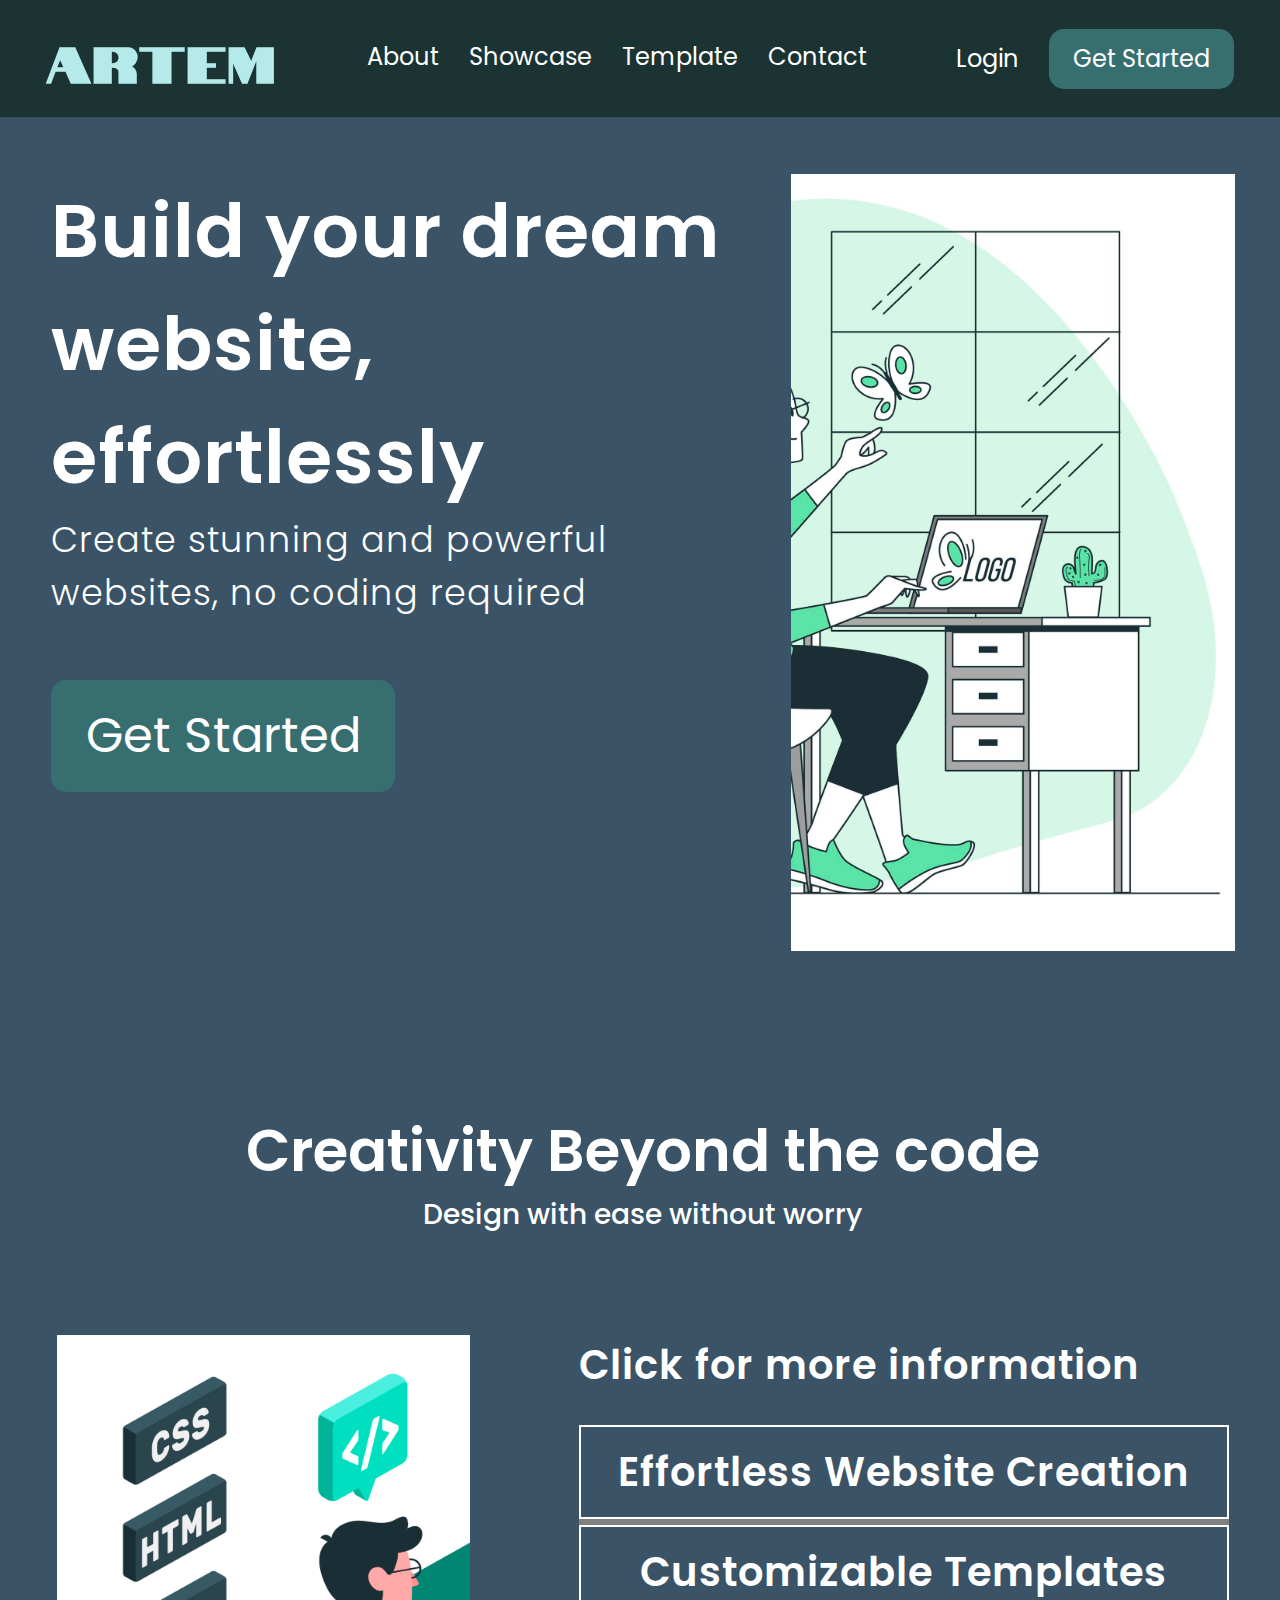
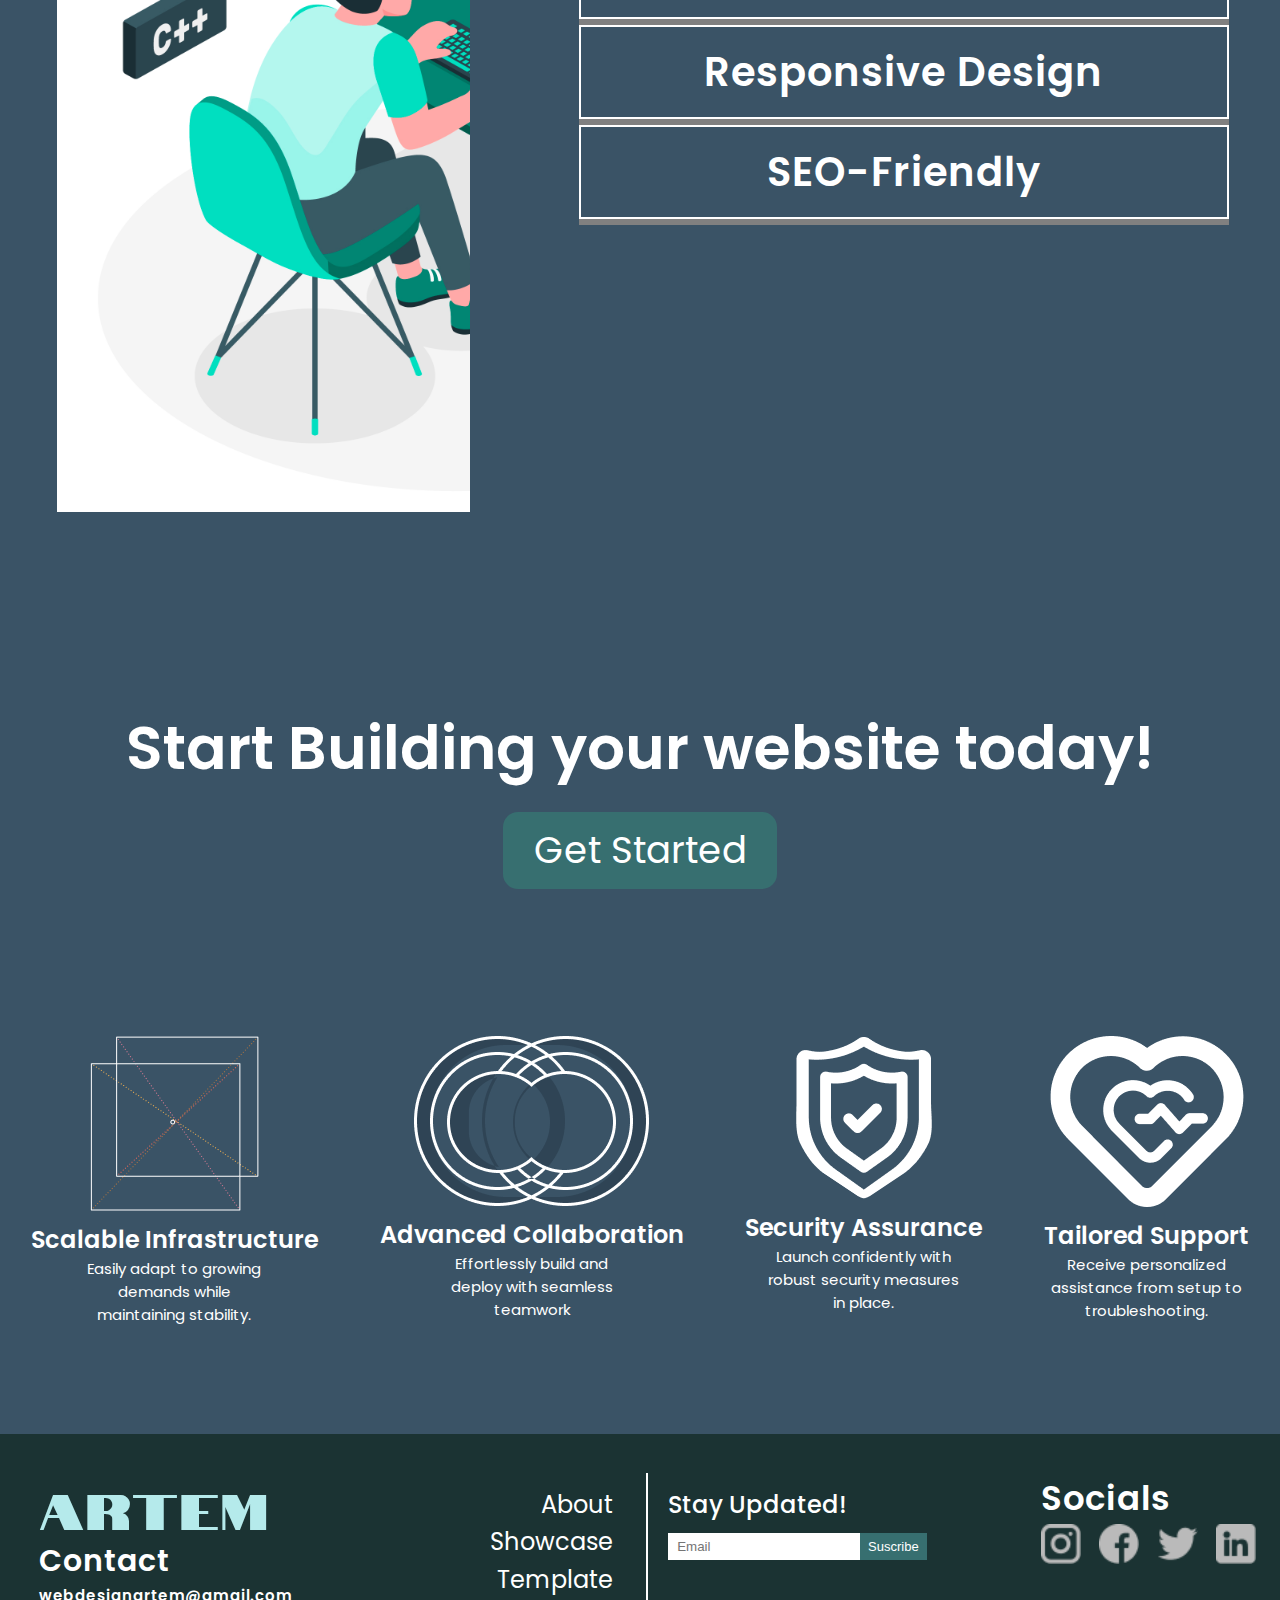
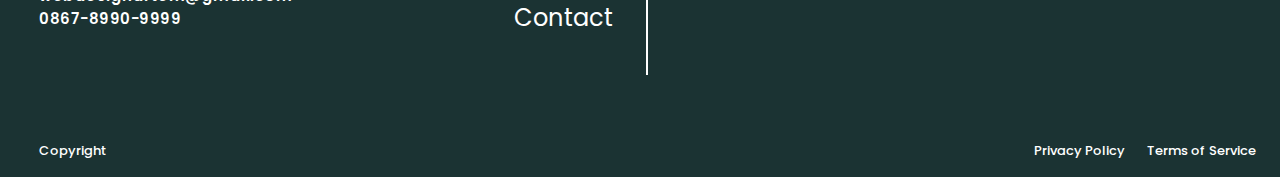
<file: index.html>
<!DOCTYPE html>
<html lang="en">
<head>
    <meta charset="UTF-8">
    <meta name="viewport" content="width=device-width, initial-scale=1.0">
    <title>Home</title>

    <!-- Link CSS -->
    <link rel="stylesheet" href="CSS/Home.css">

<!-- Font -->
<link rel="preconnect" href="https://fonts.googleapis.com">
<link rel="preconnect" href="https://fonts.gstatic.com" crossorigin>
<link href="https://fonts.googleapis.com/css2?family=Montserrat:ital,wght@0,100..900;1,100..900&family=Notable&family=Poppins:ital,wght@0,100;0,200;0,300;0,400;0,500;0,600;0,700;0,800;0,900;1,100;1,200;1,300;1,400;1,500;1,600;1,700;1,800;1,900&display=swap" rel="stylesheet">

</head>
<body>
    <nav class="navbar">
        <div class="left-side">
            <a href="Home.html"><h1 class="logo">ARTEM</h1></a>
        </div>

        <div class="center-side">
            <ul class="left-ul">
                <li><a href="#about">About</a></li>
                <li><a href="Dashboard.html">Showcase</a></li>
                <li><a href="Template.html">Template</a></li>
                <li><a href="#contact">Contact</a></li>
            </ul>
        </div>

        <div class="right-side">
            <a href="Login.html">Login</a>
            <a href="Register.html"><div class="get-started size-nav">Get Started</div></a>
        </div>
    </nav>
    
    <div class="section1">
        <div class="sec1-left">
            <h1>Build your dream website, effortlessly</h1>
            <h2>Create stunning and powerful websites, no coding required</h2>
            <div class="get-started size-sec1"><a href="Register.html">Get Started</a></div>
        </div>

        <div class="sec1-right" style="margin-left: 16.6px;"></div>
    </div>

    <div class="section2" id="about">
        <div class="sec2-header">
            <h1>Creativity Beyond the code</h1>
            <h2>Design with ease without worry</h2>
        </div>

        <div class="sec2-flex">

            <div class="sec2-right">
                <img src="images/coding-guys.jpg" alt="">
            </div>

            <div class="sec2-left">
                <h1 style="margin-bottom: 30px;">Click for more information</h1>

                <input type="radio" name="details" id="dot-1">
                <div class="fusion">
                    <label for="dot-1">
                        <h1>Effortless Website Creation</h1>
                    </label>
                    <div class="in-idea">
                        <h2>Create stunning websites effortlessly with our intuitive drag-and-drop interface. Choose navbar, footers, and other components, and customize them to suit your needs.</h2>
                    </div>
                </div>
                
                <input type="radio" name="details" id="dot-2">
                <div class="fusion">
                    <label for="dot-2">
                        <h1>Customizable Templates</h1>
                        <div class="in-idea">
                            <h2>Choose from a diverse collection of templates tailored to various industries. Whether you're building a portfolio, business website, or online store, our templates offer flexibility and customization options.</h2>
                        </div>
                    </label>
                </div>

                <input type="radio" name="details" id="dot-3">
                <div class="fusion">
                    <label for="dot-3">
                        <h1>Responsive Design</h1>
                        <div class="in-idea">
                            <h2>Ensure your website looks great on every screen with our responsive design. Enjoy consistent visuals across desktops, tablets, and smartphones without any distortion.</h2>
                        </div>
                    </label>
                </div>

                <input type="radio" name="details" id="dot-4">
                <div class="fusion">
                    <label for="dot-4">
                        <h1>SEO-Friendly</h1>
                        <div class="in-idea">
                            <h2>Fine-tuned controls and versatile content management tools can help you optimize your SEO and increase discoverability.</h2>
                        </div>
                    </label>
                </div>

            </div>

            
        </div>
    </div>

    <div class="section3">
        <h1>Start Building your website today!</h1>
        <a href="Register.html"><div class="get-started sec3-size">Get Started</div></a>
    </div>

    <div class="section4">
        <div class="Kubus">
            <img src="images/kotak-kotak.png" alt="">
            <div class="desc">
                <h1>Scalable Infrastructure</h1>
                <h2>Easily adapt to growing demands while maintaining stability.</h2>
            </div>
        </div>
        <div class="Kubus">
            <img src="images/lingkaran-lingkaran.png" alt="">
            <div class="desc">
                <h1>Advanced Collaboration</h1>
                <h2>Effortlessly build and deploy with seamless teamwork</h2>
            </div>
        </div>
        <div class="Kubus">
            <img src="images/sheild.png" alt="">
            <div class="desc">
                <h1>Security Assurance</h1>
                <h2>Launch confidently with robust security measures in place.</h2>
            </div>
        </div>
        <div class="Kubus">
            <img src="images/heart.png" alt="">
            <div class="desc">
                <h1>Tailored Support</h1>
                <h2>Receive personalized assistance from setup to troubleshooting.</h2>
            </div>
        </div>
    </div>

    <div class="footer" id="contact">

        <div class="foot-main">
            <div class="foot-left">
                <div class="footl-left">
                    <a href="Home.html" class="logo">ARTEM</a>
                    <h1>Contact</h1>
                    <h2>webdesignartem@gmail.com<br>0867-8990-9999</h2>
        
                </div>

                <div class="footl-right">
                    <li><a href="#about">About</a></li>
                    <li><a href="Dashboard.html">Showcase</a></li>
                    <li><a href="Template.html">Template</a></li>
                    <li><a href="#contact">Contact</a></li>
                </div>
            </div>

            <div class="foot-right">
                <div class="stay-up">
                    <h1>Stay Updated!</h1>
                    <div class="input">
                        <input type="text" placeholder="Email">
                        <button>Suscribe</button>
                    </div>
                </div>

                <div class="social">
                    <h1>Socials</h1>
                    <div class="social-icon">
                        <img src="images/Instagram-no_color.png" alt="">
                        <img src="images/facebook-nocolor.png" alt="">
                        <img src="images/twitter-nocolor.png" alt="">
                        <img src="images/link-nocolor.png" alt="">
                    </div>
                </div>
            </div>
        </div>

        <div class="copy-right">
            <h1>Copyright</h1>

            <div class="copyr-right">
                <h1>Privacy Policy</h1>
                <h1>Terms of Service</h1>
            </div>
        </div>
        
    </div>

</body>
</html>
</file>
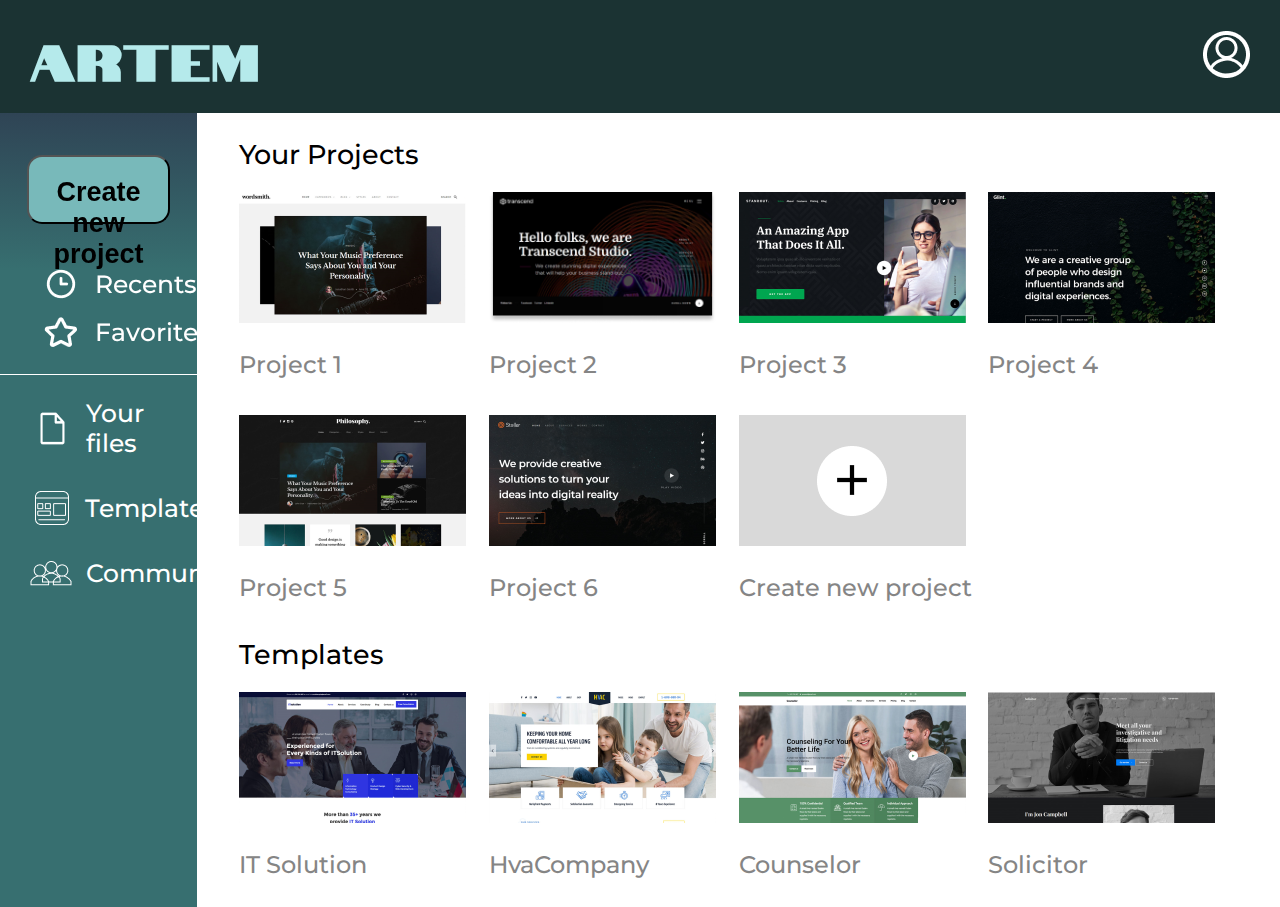
<file: Dashboard.html>
<!DOCTYPE html>
<html lang="en">
<head>
    <meta charset="UTF-8">
    <meta name="viewport" content="width=device-width, initial-scale=1.0">
    <title>Dashboard</title>

    <!-- CSS -->
    <link rel="stylesheet" href="CSS/Dashboard.css">

    <!-- Font -->
    <link rel="preconnect" href="https://fonts.googleapis.com">
    <link rel="preconnect" href="https://fonts.gstatic.com" crossorigin>
    <link href="https://fonts.googleapis.com/css2?family=Montserrat:ital,wght@0,100..900;1,100..900&family=Notable&family=Poppins:ital,wght@0,100;0,200;0,300;0,400;0,500;0,600;0,700;0,800;0,900;1,100;1,200;1,300;1,400;1,500;1,600;1,700;1,800;1,900&display=swap" rel="stylesheet">

</head>
<body>

    <div class="navbar">
        <a href="Home.html"><h1>ARTEM</h1></a>

        <a href="Login.html"><img src="images/Profile-Icon.png" alt=""></a>
    </div>

    <div class="base">
        <div class="left">
            <div class="grey">
                <button id="button_new">Create new project</button>
                <div class="recent"><img src="images/white-recents_.png" alt=""><h1>Recents</h1></div>
                <div class="favorite"><img src="images/white-star.png" alt=""><h1>Favorite</h1></div>
            </div>

            <div class="greyer">
                <ul>
                    <li><div class="file size"><img src="images/white_file.png" alt=""><h1>Your files</h1></div></li>
                    
                    <li><div class="file size"><img src="images/Template-Icon.png" alt=""><h1>Template</h1></div></li>
                    <li><div class="file size community"><img src="images/Community-Icon.png" alt=""><h1>Community</h1></div></li>
                </ul>
                
                <a href="Editor.html"><div class="setting"><img src="images/settings_.png" alt=""><h1>Settings</h1></div></a>
            </div>
        </div>

        <div class="right" id="right">
            <div class="upper-white">

                <h6>Your Projects</h6>

                <div class="white">
                    <a href="Editor.html">
                        <div class="design">
                            <img src="images/Rectangle-31.png" alt="" class="imgs">

                            <h1>Project 1</h1>
                        </div>
                    </a>

                    <a href="Editor.html">
                        <div class="design">
                            <img src="images/Rectangle-32.png" alt="" class="imgs">

                            <h1>Project 2</h1>
                        </div>
                    </a>
                    <a href="Editor.html">
                        <div class="design">
                            <img src="images/Rectangle-33.png" alt="" class="imgs">

                            <h1>Project 3</h1>
                        </div>
                    </a>
                    
                    <a href="Editor.html">
                        <div class="design">
                            <img src="images/Rectangle-34.png" alt="" class="imgs">

                            <h1>Project 4</h1>
                        </div>
                    </a>
                    

                    <a href="Editor.html">
                        <div class="design">
                            <img src="images/Rectangle-35.png" alt="" class="imgs">

                            <h1>Project 5</h1>
                        </div>
                    </a>

                    <a href="Editor.html">
                        <div class="design">
                            <img src="images/Rectangle-36.png" alt="" class="imgs">

                            <h1>Project 6</h1>
                        </div>
                    </a>

                    <a href="Editor.html">
                        <div class="design">
                            <div class="picture"><img src="images/add.png" alt=""></div>

                            <h1>Create new project</h1>
                        </div>
                    </a>
                </div>
            </div>
            

            <div class="upper-white">

                <h6>Templates</h6>

                <div class="white">
                    <a href="Editor.html">
                        <div class="design">
                            <img src="images/Rectangle-38.png" alt="" class="imgs">

                            <h1>IT Solution</h1>
                        </div>
                    </a>

                    <a href="Editor.html">
                        <div class="design">
                            <img src="images/Rectangle-50.png" alt="" class="imgs">

                            <h1>HvaCompany</h1>
                        </div>
                    </a>

                    <a href="Editor.html">
                        <div class="design">
                            <img src="images/Rectangle-40.png" alt="" class="imgs">

                            <h1>Counselor</h1>
                        </div>
                    </a>

                    <a href="Editor.html">
                        <div class="design">
                            <img src="images/Rectangle-41.png" alt="" class="imgs">

                            <h1>Solicitor</h1>
                        </div>
                    </a>
                </div>

                <div class="load-more">
                    <button>Load more</button>
                </div>
            </div>
        </div>
    </div>

    <script src="JS/Dashboard.js"></script>
</body>
</html>
</file>
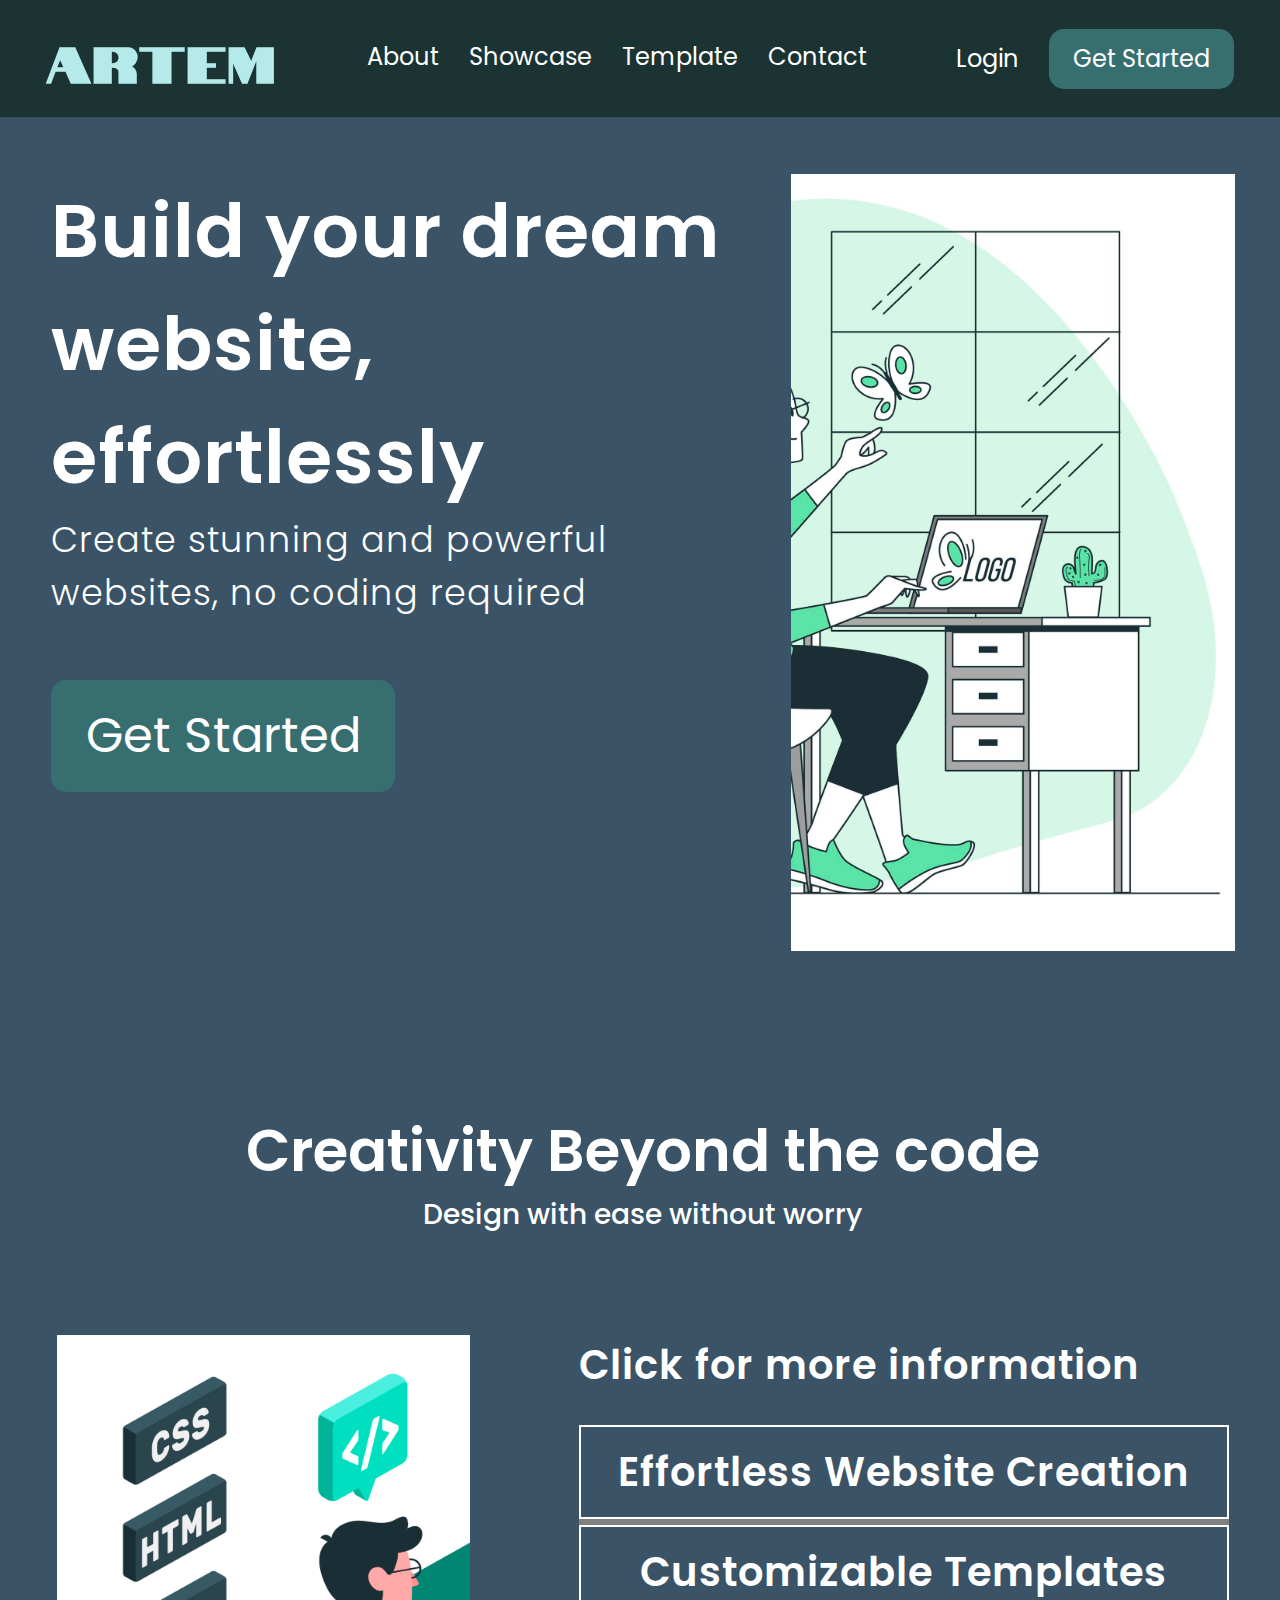
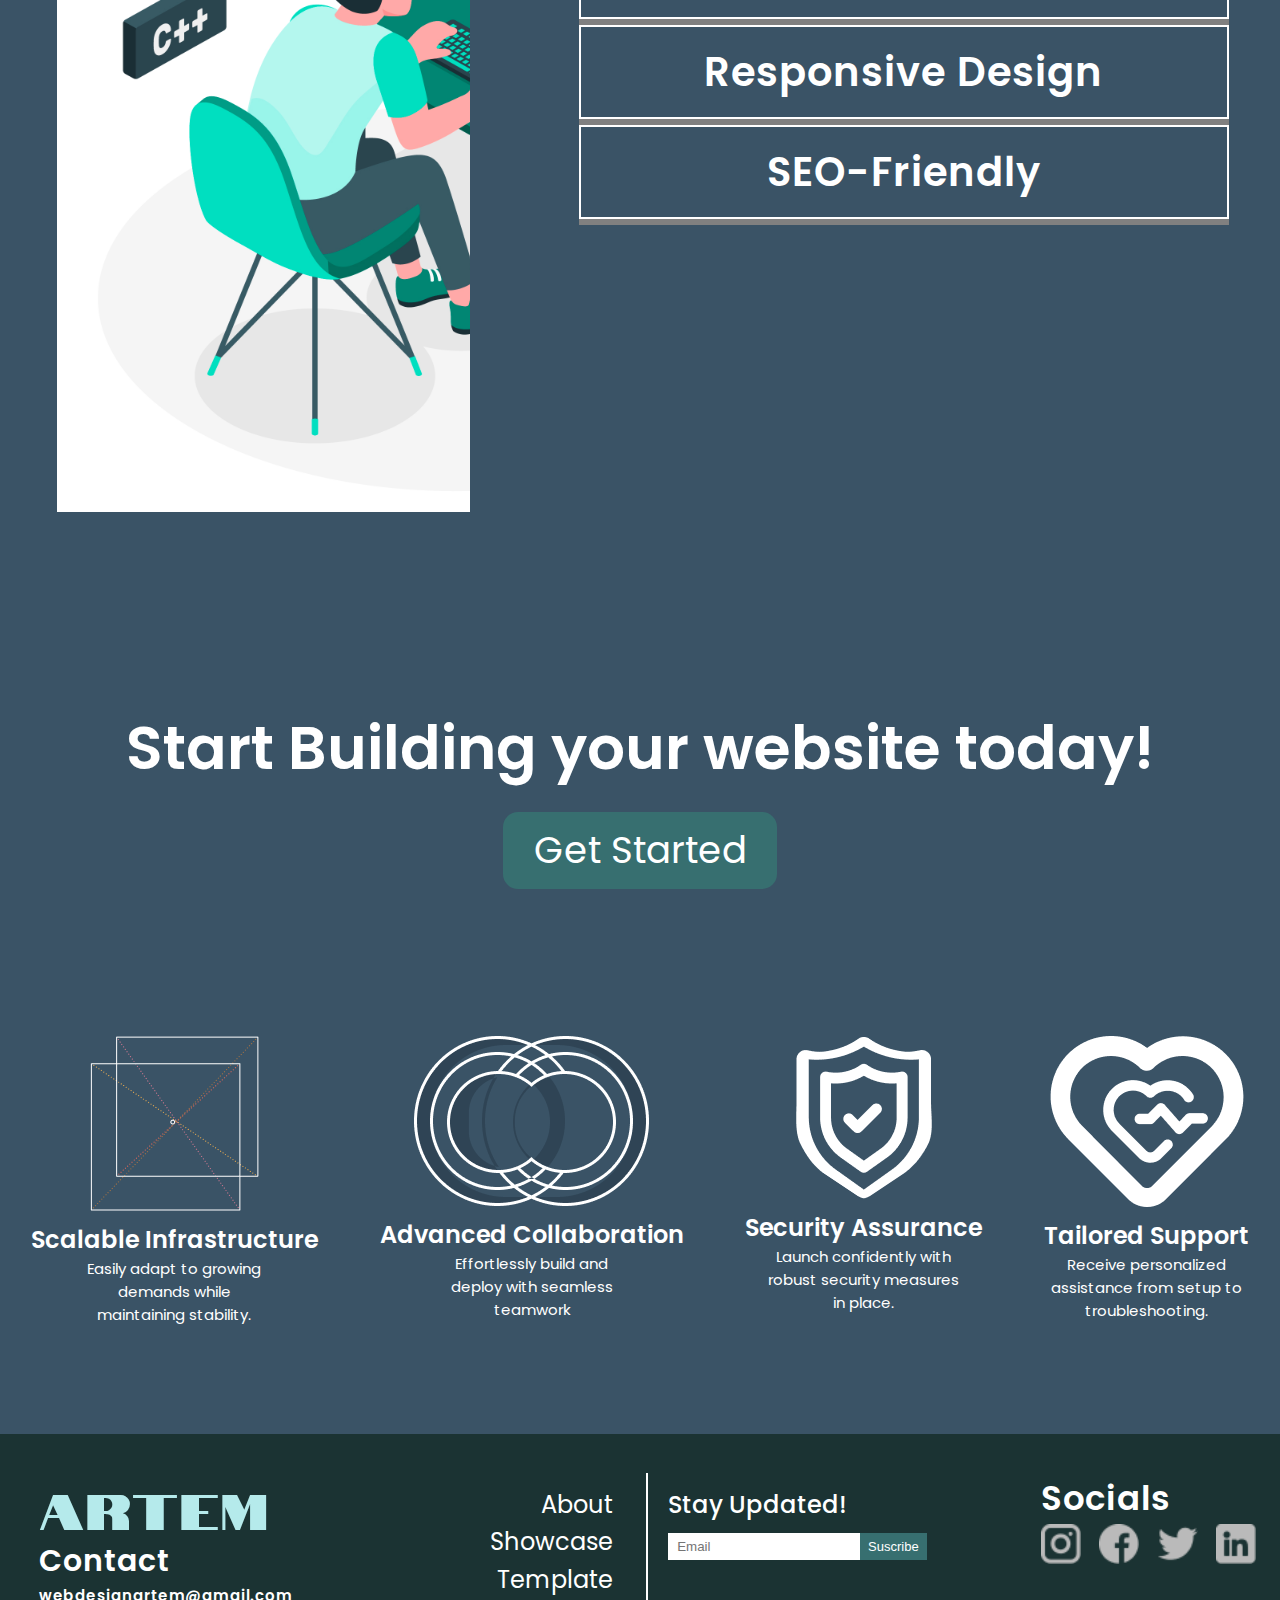
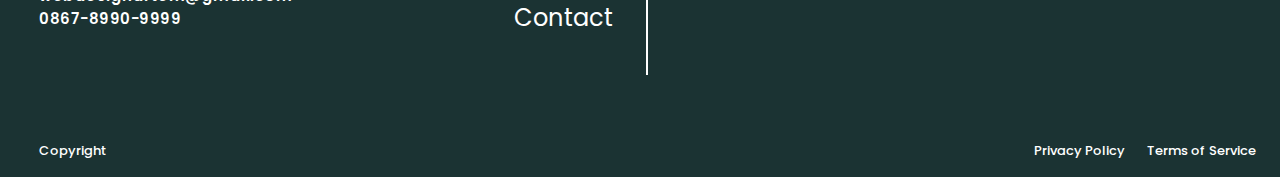
<file: Home.html>
<!DOCTYPE html>
<html lang="en">
<head>
    <meta charset="UTF-8">
    <meta name="viewport" content="width=device-width, initial-scale=1.0">
    <title>Home</title>

    <!-- Link CSS -->
    <link rel="stylesheet" href="CSS/Home.css">

<!-- Font -->
<link rel="preconnect" href="https://fonts.googleapis.com">
<link rel="preconnect" href="https://fonts.gstatic.com" crossorigin>
<link href="https://fonts.googleapis.com/css2?family=Montserrat:ital,wght@0,100..900;1,100..900&family=Notable&family=Poppins:ital,wght@0,100;0,200;0,300;0,400;0,500;0,600;0,700;0,800;0,900;1,100;1,200;1,300;1,400;1,500;1,600;1,700;1,800;1,900&display=swap" rel="stylesheet">

</head>
<body>
    <nav class="navbar">
        <div class="left-side">
            <a href="Home.html"><h1 class="logo">ARTEM</h1></a>
        </div>

        <div class="center-side">
            <ul class="left-ul">
                <li><a href="#about">About</a></li>
                <li><a href="Dashboard.html">Showcase</a></li>
                <li><a href="Template.html">Template</a></li>
                <li><a href="#contact">Contact</a></li>
            </ul>
        </div>

        <div class="right-side">
            <a href="Login.html">Login</a>
            <a href="Register.html"><div class="get-started size-nav">Get Started</div></a>
        </div>
    </nav>
    
    <div class="section1">
        <div class="sec1-left">
            <h1>Build your dream website, effortlessly</h1>
            <h2>Create stunning and powerful websites, no coding required</h2>
            <div class="get-started size-sec1"><a href="Register.html">Get Started</a></div>
        </div>

        <div class="sec1-right" style="margin-left: 16.6px;"></div>
    </div>

    <div class="section2" id="about">
        <div class="sec2-header">
            <h1>Creativity Beyond the code</h1>
            <h2>Design with ease without worry</h2>
        </div>

        <div class="sec2-flex">

            <div class="sec2-right">
                <img src="images/coding-guys.jpg" alt="">
            </div>

            <div class="sec2-left">
                <h1 style="margin-bottom: 30px;">Click for more information</h1>

                <input type="radio" name="details" id="dot-1">
                <div class="fusion">
                    <label for="dot-1">
                        <h1>Effortless Website Creation</h1>
                    </label>
                    <div class="in-idea">
                        <h2>Create stunning websites effortlessly with our intuitive drag-and-drop interface. Choose navbar, footers, and other components, and customize them to suit your needs.</h2>
                    </div>
                </div>
                
                <input type="radio" name="details" id="dot-2">
                <div class="fusion">
                    <label for="dot-2">
                        <h1>Customizable Templates</h1>
                        <div class="in-idea">
                            <h2>Choose from a diverse collection of templates tailored to various industries. Whether you're building a portfolio, business website, or online store, our templates offer flexibility and customization options.</h2>
                        </div>
                    </label>
                </div>

                <input type="radio" name="details" id="dot-3">
                <div class="fusion">
                    <label for="dot-3">
                        <h1>Responsive Design</h1>
                        <div class="in-idea">
                            <h2>Ensure your website looks great on every screen with our responsive design. Enjoy consistent visuals across desktops, tablets, and smartphones without any distortion.</h2>
                        </div>
                    </label>
                </div>

                <input type="radio" name="details" id="dot-4">
                <div class="fusion">
                    <label for="dot-4">
                        <h1>SEO-Friendly</h1>
                        <div class="in-idea">
                            <h2>Fine-tuned controls and versatile content management tools can help you optimize your SEO and increase discoverability.</h2>
                        </div>
                    </label>
                </div>

            </div>

            
        </div>
    </div>

    <div class="section3">
        <h1>Start Building your website today!</h1>
        <a href="Register.html"><div class="get-started sec3-size">Get Started</div></a>
    </div>

    <div class="section4">
        <div class="Kubus">
            <img src="images/kotak-kotak.png" alt="">
            <div class="desc">
                <h1>Scalable Infrastructure</h1>
                <h2>Easily adapt to growing demands while maintaining stability.</h2>
            </div>
        </div>
        <div class="Kubus">
            <img src="images/lingkaran-lingkaran.png" alt="">
            <div class="desc">
                <h1>Advanced Collaboration</h1>
                <h2>Effortlessly build and deploy with seamless teamwork</h2>
            </div>
        </div>
        <div class="Kubus">
            <img src="images/sheild.png" alt="">
            <div class="desc">
                <h1>Security Assurance</h1>
                <h2>Launch confidently with robust security measures in place.</h2>
            </div>
        </div>
        <div class="Kubus">
            <img src="images/heart.png" alt="">
            <div class="desc">
                <h1>Tailored Support</h1>
                <h2>Receive personalized assistance from setup to troubleshooting.</h2>
            </div>
        </div>
    </div>

    <div class="footer" id="contact">

        <div class="foot-main">
            <div class="foot-left">
                <div class="footl-left">
                    <a href="Home.html" class="logo">ARTEM</a>
                    <h1>Contact</h1>
                    <h2>webdesignartem@gmail.com<br>0867-8990-9999</h2>
        
                </div>

                <div class="footl-right">
                    <li><a href="#about">About</a></li>
                    <li><a href="Dashboard.html">Showcase</a></li>
                    <li><a href="Template.html">Template</a></li>
                    <li><a href="#contact">Contact</a></li>
                </div>
            </div>

            <div class="foot-right">
                <div class="stay-up">
                    <h1>Stay Updated!</h1>
                    <div class="input">
                        <input type="text" placeholder="Email">
                        <button>Suscribe</button>
                    </div>
                </div>

                <div class="social">
                    <h1>Socials</h1>
                    <div class="social-icon">
                        <img src="images/Instagram-no_color.png" alt="">
                        <img src="images/facebook-nocolor.png" alt="">
                        <img src="images/twitter-nocolor.png" alt="">
                        <img src="images/link-nocolor.png" alt="">
                    </div>
                </div>
            </div>
        </div>

        <div class="copy-right">
            <h1>Copyright</h1>

            <div class="copyr-right">
                <h1>Privacy Policy</h1>
                <h1>Terms of Service</h1>
            </div>
        </div>
        
    </div>

</body>
</html>
</file>
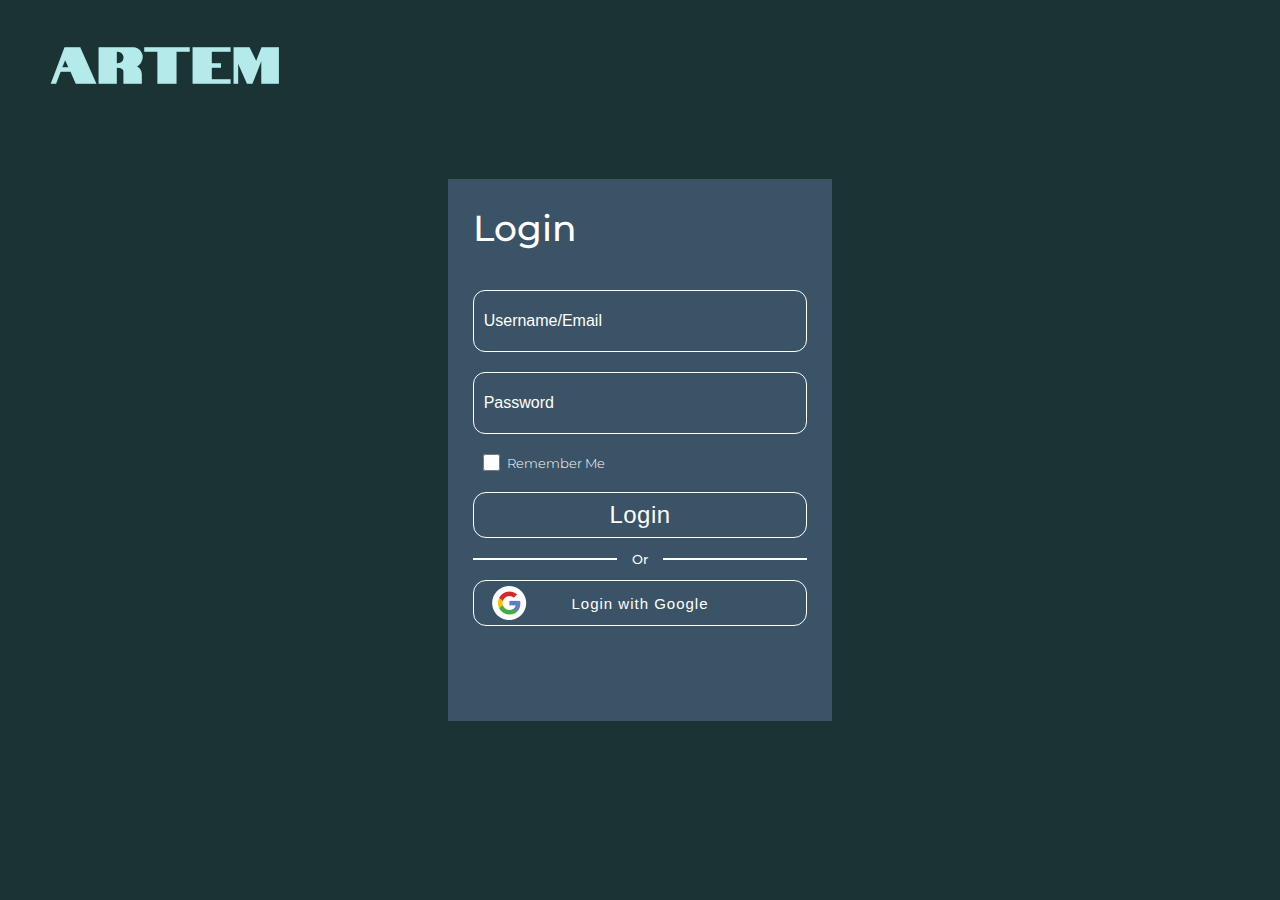
<file: Login.html>
<!DOCTYPE html>
<html lang="en">
<head>
    <meta charset="UTF-8">
    <meta name="viewport" content="width=device-width, initial-scale=1.0">
    <title>Login</title>

    <!-- CSS -->
    <link rel="stylesheet" href="CSS/Login.css">

    <!-- Font -->
    <link rel="preconnect" href="https://fonts.googleapis.com">
    <link rel="preconnect" href="https://fonts.gstatic.com" crossorigin>
    <link href="https://fonts.googleapis.com/css2?family=Montserrat:ital,wght@0,100..900;1,100..900&family=Notable&family=Poppins:ital,wght@0,100;0,200;0,300;0,400;0,500;0,600;0,700;0,800;0,900;1,100;1,200;1,300;1,400;1,500;1,600;1,700;1,800;1,900&display=swap" rel="stylesheet">
</head>
<body>
    <a href="Home.html">
        <div class="logo">
            <h1>ARTEM</h1>
    </div></a>

    <div class="login">
        <h1>Login</h1>
        <form action="">
            <div class="email">
                <input type="email" name="" id="email" placeholder="Username/Email">
                <p id="error-email" class="error-message"></p>
            </div>
            
            <div class="pass">
                <input type="password" name="" id="pass" placeholder="Password">
                <p id="error-pass" class="error-message"></p>
            </div>
            

            <div class="remember">
                <input type="checkbox" name="" id="">

                <h2>Remember Me</h2>
            </div>

            <button type="submit" class="log-but" id="log">Login</button>
        </form>
        

        <div class="or">
            <ul></ul>
            <h3>Or</h3>
            <ul></ul>
        </div>

        <button class="google">
            <img src="images/google.png" alt="">
            <h4>Login with Google</h4>
        </button>
    </div>
    
    <script src="JS/Login.js"></script>
</body>
</html>
</file>
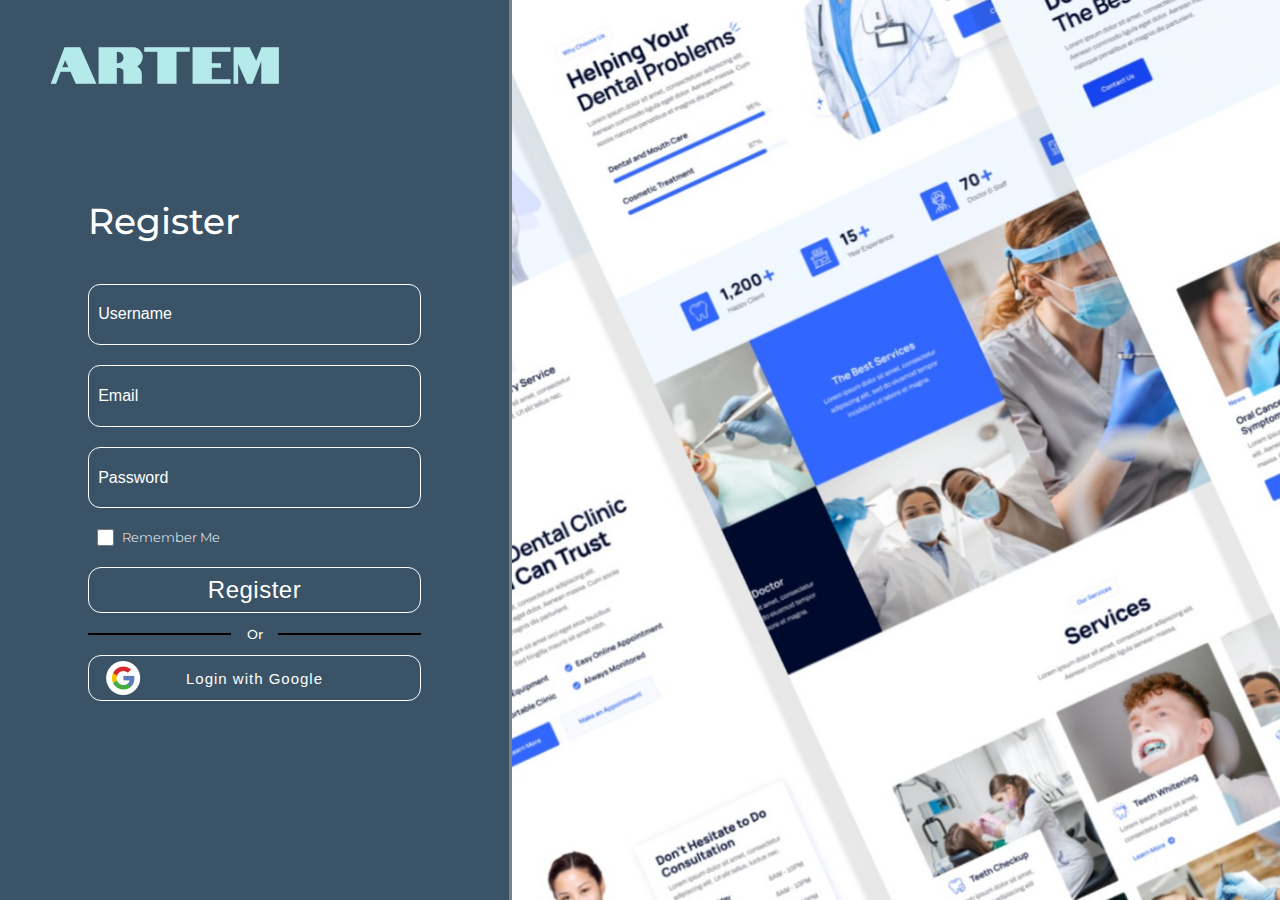
<file: Register.html>
<!DOCTYPE html>
<html lang="en">
<head>
    <meta charset="UTF-8">
    <meta name="viewport" content="width=device-width, initial-scale=1.0">
    <title>Register</title>

    <!-- CSS -->
    <link rel="stylesheet" href="CSS/Register.css">

    <!-- Font -->
    <link rel="preconnect" href="https://fonts.googleapis.com">
    <link rel="preconnect" href="https://fonts.gstatic.com" crossorigin>
    <link href="https://fonts.googleapis.com/css2?family=Montserrat:ital,wght@0,100..900;1,100..900&family=Notable&family=Poppins:ital,wght@0,100;0,200;0,300;0,400;0,500;0,600;0,700;0,800;0,900;1,100;1,200;1,300;1,400;1,500;1,600;1,700;1,800;1,900&display=swap" rel="stylesheet">
</head>
<body>
    <a href="Home.html">
        <div class="logo">
            <h1>ARTEM</h1>
    </div></a>
    <div class="wrapping">
        <div class="background-regis">
            <div class="Register">
                <h1>Register</h1>

                <form action="">
                    <div class="register-input">
                        <input type="text" name="" id="name" placeholder="Username">
                        <p id="error-name" class="error-message"></p>
                    </div>
                    <div class="register-input">
                        <input type="email" name="" id="email" placeholder="Email">
                        <p id="error-email" class="error-message"></p>
                    </div>
                    <div class="register-input">
                        <input type="password" name="" id="pass" placeholder="Password">
                        <p id="error-pass" class="error-message"></p>
                    </div>
                    
                    
                    

                    <div class="remember">
                        <input type="checkbox" name="" id="">
        
                        <h2>Remember Me</h2>
                    </div>

                    <button type="submit" class="log-but" id="req">Register</button>
                </form>
                

                <div class="or">
                    <ul></ul>
                    <h3>Or</h3>
                    <ul></ul>
                </div>

                <button class="google">
                    <img src="images/google.png" alt="">
                    <h4>Login with Google</h4>
                </button>
            </div>
        </div>
        

        <div class="picture">
            <!-- <img src="images/Register-pic.png" alt=""> -->
        </div>
    </div>
    
<script src="JS/Register.js"></script>
</body>
</html>
</file>
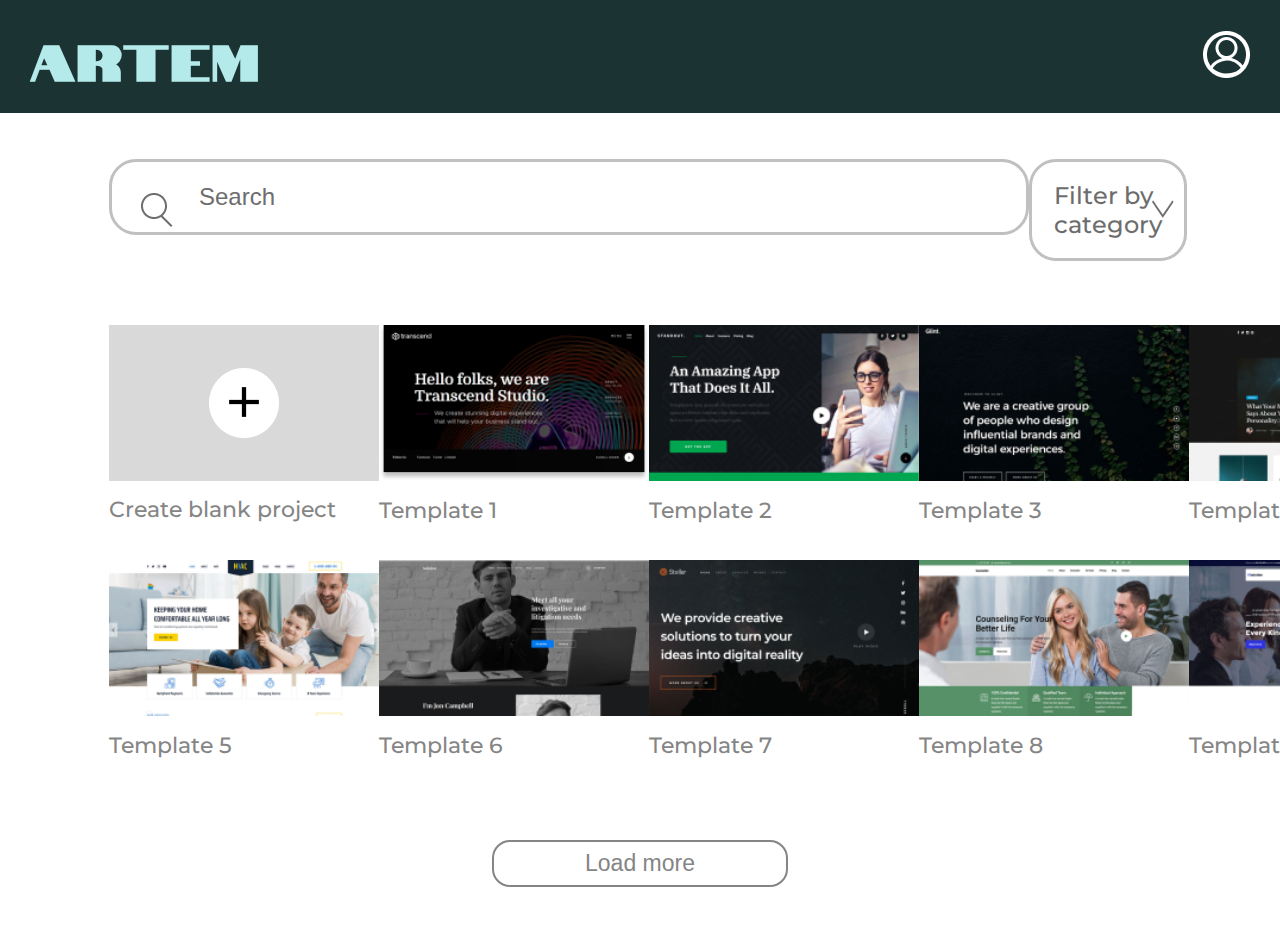
<file: Template.html>
<!DOCTYPE html>
<html lang="en">
  <head>
    <meta charset="UTF-8" />
    <meta name="viewport" content="width=device-width, initial-scale=1.0" />
    <title>Template</title>

    <!-- CSS -->
    <link rel="stylesheet" href="CSS/Template.css" />

    <!-- Font -->
    <link rel="preconnect" href="https://fonts.googleapis.com" />
    <link rel="preconnect" href="https://fonts.gstatic.com" crossorigin />
    <link
      href="https://fonts.googleapis.com/css2?family=Montserrat:ital,wght@0,100..900;1,100..900&family=Notable&family=Poppins:ital,wght@0,100;0,200;0,300;0,400;0,500;0,600;0,700;0,800;0,900;1,100;1,200;1,300;1,400;1,500;1,600;1,700;1,800;1,900&display=swap"
      rel="stylesheet"
    />
  </head>
  <body>
    <div class="navbar">
      <a href="Home.html"><h1>ARTEM</h1></a>

      <a href="Login.html"><img src="images/Profile-Icon.png" alt="" /></a>
    </div>

    <div class="canvas">
      <div class="search">
        <div class="search_bar">
          <img src="images/Search-Icon.png" alt="" />
          <input type="text" placeholder="Search" />
        </div>

        <div class="filter">
          <label class="category" for="category"
            ><h1>Filter by category</h1></label
          >
          <input type="checkbox" name="cat" id="category" />
          <img src="images/Dropdown.png" alt="" />

          <div class="in-category">
            <button>Category 1</button>
            <button>Category 2</button>
            <button>Category 3</button>
            <button>Category 4</button>
          </div>
        </div>
      </div>

      <div class="in-section">
        <a href="Editor.html">
          <div class="design">
            <div class="picture"><img src="images/add.png" alt="" /></div>

            <h1>Create blank project</h1>
          </div>
        </a>
        <a href="Editor.html">
          <div class="design">
            <img src="images/Rectangle-32.png" alt="" class="imgs" />

            <h1>Template 1</h1>
          </div>
        </a>
        <a href="Editor.html">
          <div class="design">
            <img src="images/Rectangle-33.png" alt="" class="imgs" />

            <h1>Template 2</h1>
          </div>
        </a>
        <a href="Editor.html">
          <div class="design">
            <img src="images/Rectangle-34.png" alt="" class="imgs" />

            <h1>Template 3</h1>
          </div>
        </a>
        <a href="Editor.html">
          <div class="design">
            <img src="images/Rectangle-35.png" alt="" class="imgs" />

            <h1>Template 4</h1>
          </div>
        </a>
        <a href="Editor.html">
          <div class="design">
            <img src="images/Rectangle-50.png" alt="" class="imgs" />

            <h1>Template 5</h1>
          </div>
        </a>
        <a href="Editor.html">
          <div class="design">
            <img src="images/Rectangle-41.png" alt="" class="imgs" />

            <h1>Template 6</h1>
          </div>
        </a>
        <a href="Editor.html">
          <div class="design">
            <img src="images/Rectangle-36.png" alt="" class="imgs" />

            <h1>Template 7</h1>
          </div>
        </a>
        <a href="Editor.html">
          <div class="design">
            <img src="images/Rectangle-40.png" alt="" class="imgs" />

            <h1>Template 8</h1>
          </div>
        </a>
        <a href="Editor.html">
          <div class="design">
            <img src="images/Rectangle-38.png" alt="" class="imgs" />

            <h1>Template 9</h1>
          </div>
        </a>
      </div>

      <div class="load-more">
        <button>Load more</button>
      </div>
    </div>
  </body>
</html>
</file>
<file: CSS/Home.css>
*{
    padding: 0;
    margin: 0;
    text-decoration: none;
    box-sizing: border-box;
    scroll-behavior: smooth;
}

body{
    font-family: "Poppins", sans-serif;
    min-height: 100vh;
    background-color: #3A5366;
}

.navbar{
    display: flex;
    justify-content: space-between;
    align-items: center;
    position: sticky;
    background-color: #1B3333;
    padding: 26.06px 46.06px;
    top: 0;
}

.logo{
    text-decoration: none;
    color: #B5EAEB;
    font-family: "Notable", sans-serif;
    font-size: 50px;
    letter-spacing: 2px;
}

.left-side{
    display: flex;
}

.left-ul{
    display: flex;
    justify-content: space-between;
    align-items: center;
    font-size: 24px;
    list-style-type: none;
    gap: 30px;
}

.left-ul li a{
    color: white;
}

.left-ul li:hover{
    text-decoration: none;
}
.left-ul li::after{
    content: '';
    display: block;
    padding-bottom: 2px;
    border-bottom: 3px solid white;
    border-radius: 20%;
    transform: scaleX(0);
    transition: .2s linear;
}

.left-ul li:hover::after{
    transform: scaleX(1);
}

.right-side{
    width: 277.64px;
    display: flex;
    justify-content: space-between;
    align-items: center;
    font-size: 24px;
    list-style-type: none;
}

.right-side a{
    color: white;
}

.get-started{
    display: flex;
    justify-content: center;
    align-items: center;
    background-color: #376F70;
    color: white;
    border-radius: 15px;
    transition: ease-in-out 0.5s;
    cursor: pointer;
}

.get-started a{
    color: white;
    transition: ease-in-out 0.5s;
}

.get-started a:hover{
    color: #376F70;
}

.get-started:hover{
    background-color: white;
    color: #376F70;
}

.size-nav{
    width: 185px;
    height: 60px;
}

.nav-block{
    width: 100%;
    height: 115.74px;
    background-color: beige;
}


.sec2-right{
    width: 2000px;
    margin-right: 108.52px;
    overflow: hidden;
}

.sec2-right img{
    width: 800.22px;
    height: 776.92px;
}


.section1{
    display: flex;
    justify-content: space-between;
    padding: 56.5px 44.78px 56.5px 51.03px;
    margin-bottom: 100px;
}

.sec1-left{
    display: flex;
    flex-direction: column;
}

.sec1-left h1{
    font-size: 75px;
    font-weight: 600;
    letter-spacing: 1px;
    color: white;
}

.sec1-left h2{
    font-size: 35px;
    font-weight: 300;
    letter-spacing: 1px;
    color: white;
}

.size-sec1{
    width: 344px;
    height: 112px;
    margin-top: 60.98px;
    font-size: 48px;
}

.sec1-right{
    width: 900.22px;
    height: 776.92px;
    background-image: url(../images/inspiration.jpg);
    background-repeat: no-repeat;
    background-position: right;
    background-size: cover;
}

.section2{
    align-items: center;
    display: flex;
    flex-direction: column;
    padding: 0px 51.03px 44.78px 56.5px ;
    margin-bottom: 138.8px;
}

.sec2-header{
    margin-bottom: 99.47px;
    text-align: center;
}

.sec2-header h1{
    font-weight: 600;
    font-size: 58px;
    color: white;
}

.sec2-header h2{
    font-weight: 500;
    font-size: 28px;
    color: white;
}

.sec2-left{
    flex-grow: 1;
}

.sec2-left input{
    display: none;
}

.fusion{
    cursor: pointer;
}

.fusion h1{
    padding: 15px 30px;
    text-align: center;
    border: solid white 2px;
    cursor: pointer;
}

.fusion h1:hover{
    box-shadow: 0 0px 20px 0.5px white(104, 104, 104);
}

.in-idea{
    max-height: 0;
    overflow: hidden;
    padding: 0 0;
    transition: 0.5s;
    border: solid grey 3px;
}

.sec2-left input[type="radio"]:checked + .fusion .in-idea{
    padding: 15px 30px;
    max-height: 500px;
}

.sec2-flex{
    display: flex;
    width: 100%;
}

.sec2-left{
    text-align: left;
}

.sec2-left h1{
    font-size: 40px;
    font-weight: 600;
    letter-spacing: 1px;
    color: white;
}

.sec2-left h2{
    font-size: 30px;
    font-weight: 300;
    letter-spacing: 1px;
    color: white;
}

.section3{
    display: flex;
    flex-direction: column;
    align-items: center;
    margin-bottom: 147.15px;
}

.section3 h1{
    font-size: 60px;
    font-weight: 600;
    margin-bottom: 19px;
    color: white;
}

.sec3-size{
    width: 274px;
    height: 77px;
    font-size: 37px;
}

.section4{
    display: flex;
    justify-content: space-around;
    margin-bottom: 107.73px;
}

.Kubus{
    display: flex;
    flex-direction: column;
    align-items: center;
}

.Kubus img{
    margin-bottom: 11.25px;
}

.desc{
    text-align: center;
    align-items: center;
    display: flex;
    flex-direction: column;
    justify-content: center;
}

.desc h1{
    font-size: 24px;
    font-weight: 600;
    color: white;
}

.desc h2{
    font-size: 15px;
    font-weight: 400;
    color: white;
    width: 200px;
    height: auto;
}

.footer{
    display: flex;
    flex-direction: column;
    background-color: #1B3333;
    padding: 39.42px 24.2px 16.03px 39.42px;
}

.foot-main{
    display: flex;
}

.foot-left{
    display: flex;
    justify-content: space-between;
    width: 50%;
}

.footl-left{
    display: flex;
    flex-direction: column;
}

.footl-left h1{
    font-size: 30px;
    font-weight: 600;
    letter-spacing: 1px;
    color: white;
}
.footl-left h2{
    font-size: 15px;
    font-weight: 600;
    letter-spacing: 0.5px;
    line-height: auto;
    color: white;
}

.footl-right{
    text-align: right;
    padding: 13.48px 32.19px 37.41px 0px;
    border-right: solid white 2px;
}

.footl-right li{
    text-decoration: none;
    list-style-type: none;
    font-size: 24px;
    margin-bottom: 2.56px;
}

.footl-right a{
    color: white;
}

.foot-right{
    width: 50%;
    display: flex;
    justify-content: space-between;
    padding-left: 20.29px;
}

.stay-up{
    padding-top: 13.48px;
}

.stay-up h1{
    font-weight: 500;
    font-size: 24px;
    color: white;
}

.input{
    display: flex;
    flex-wrap: wrap;
    margin-top: 11.29px;
}

.input input{
    width: 192.23px;
    border: none;
    background-color: white;
    outline: none;
    padding: 5.77px 9.27px;
}

.input :-ms-input-placeholder{
    font-size: 13px;
    color: white;
}

.input button{
    padding: 5.77px 8px;
    font-size: 13px;
    background-color: #376F70;
    border: none;
    color: white;
    cursor: pointer;
}

.social{
    width: 214.55px;
}

.social h1{
    font-size: 34px;
    font-weight: 600;
    letter-spacing: 1px;
    color: white;
}

.social-icon{
    display: flex;
    justify-content: space-between;
}

.social-icon img{
    width: 40px;
    height: 40px;
    cursor: pointer;
}

.social-icon img:hover{
    box-shadow: 0 0 20px 1px grey;
}

.copy-right{
    width: 100%;
    margin-top: 66.64px;
    display: flex;
    justify-content: space-between;
}

.copy-right h1{
    font-size: 13px;
    font-weight: 500;
    color: white;
}

.copyr-right{
    display: flex;
    gap: 21.92px;
}

.copyr-right h1{
    font-size: 13px;
    font-weight: 500;
    color: white;
}
</file>
<file: CSS/Dashboard.css>
*{
    padding: 0;
    margin: 0;
    text-decoration: none;
    box-sizing: border-box;
}

body{
    font-family: "Montserrat", sans-serif;
    display: flex;
    flex-direction: column;
    min-height: 100vh;
}

.navbar{
    width: 100%;
    background-color: #1B3333;
    padding: 24px 30px;
    display: flex;
    justify-content: space-between;
    align-items: center;
    position: sticky;
    top: 0;
    z-index: 9999;
}

.navbar h1{
    text-decoration: none;
    color: #B5EAEB;
    font-family: "Notable", sans-serif;
    font-size: 50px;
    letter-spacing: 2px;
}

.base{
    display: flex;
    flex-grow: 1;
}

.left{
    display: flex;
    flex-direction: column;
    position: sticky;
    flex-grow: 1;
    width: 130px;
    background-color: #D9D9D9;
    position: sticky;
    top: 0;
}

.grey{
    height: 262px;
    background-color: linear;
    padding: 42px 27px;
    background: linear-gradient(to bottom, #2F4455 0%, #376F70 60%);
    border-bottom: solid white 1px;
}

.grey button{
    padding: 20px 24px;
    width: 100%;
    font-size: 27px;
    font-weight: 600;
    height: 69px;
    background-color: #78B9BA;
    margin-bottom: 19px;
    cursor: pointer;
    border-radius: 15px;
}

.recent{
    display: flex;
    align-items: center;
    padding-left: 17px;
    gap: 17px;
    margin-bottom: 16.14px;
    cursor: pointer;
    color: white;
}

.recent h1{
    font-size: 25px;
    font-weight: 500;
}

.favorite{
    display: flex;
    align-items: center;
    padding-left: 17px;
    gap: 17px;
    cursor: pointer;
    color: white;
}

.favorite h1{
    font-size: 25px;
    font-weight: 500;
}

.greyer{
    flex-grow: 1;
    background-color: #376F70;
    padding: 23px 35px;
    overflow-y: auto;
    display: flex;
    flex-direction: column;
    align-items: center;
    position: relative;
    justify-content: space-between;
}

.greyer ul{
    list-style-type: none;
    width: 100%;
}

.greyer li{
    cursor: pointer;
}

.file{
    display: flex;
    align-items: center;
    margin-bottom: 33px;
}

.file img{
    margin-right: 16px;
}

.size h1{
    font-size: 25px;
    font-weight: 500;
    color: white;
}

.community img{
    margin-right: 14px;
}

.in-category button{
    padding: 10px;
    font-size: 18px;
}

.community{
    position: absolute;
    left: 30px;
}

.setting{
    display: flex;
    color: white;
    gap: 9.72px;
}

.setting h1{
    font-size: 25px;
    font-weight: 500;
}

.right {
    flex-grow: 1;
    overflow-y: auto;
    padding: 25px 42px;
    display: flex;
    flex-direction: column;
    max-height: 100vh;
}

.account{
    display: flex;
    gap: 14.81px;
    align-items: center;
    cursor: pointer;
}

.account h1{
    font-size: 20px;
    font-weight: 500;
}

.upper-white{
    display: flex;
    flex-direction: column;
}

.upper-white h6{
    font-size: 27px;
    font-weight: 500;
    margin-bottom: 21px;
}

.bottom-white h1{
    font-size: 27px;
    font-weight: 500;
    margin-bottom: 21px;
}

.white{
    display: grid;
    overflow-y: auto;
    grid-template-columns: repeat(4, 1fr);
}

.design{
    margin-bottom: 36px;
    cursor: pointer;
}

.design .imgs{
    width: 227px;
    height: 131px;
    margin-bottom: 23px;
}

.picture{
    width: 227px;
    height: 131px;
    background-color: #D9D9D9;
    margin-bottom: 27px;
    display: flex;
    align-items: center;
    justify-content: center;
}

.design h1{
    font-size: 24px;
    font-weight: 500;
    color: #858585;
}

.load-more{
    width: 100%;
    display: flex;
    justify-content: center;
    align-items: center;
}

.load-more button{
    padding: 8px 91px;
    color: #858585;
    border: solid #858585 2px;
    background-color: transparent;
    border-radius: 18px;
    font-size: 23px;
    cursor: pointer;
}

.design img{
    transition: box-shadow 0.3s ease;
}

.design:hover img {
    box-shadow: 0 0 20px 0.5px gray;
}


.load-more button:active{
    background-color: #858585;
    color: white;
    border-color: white;
}

.load-more :hover{
    box-shadow: 0 0 20px 0.5px gray;
}
</file>
<file: CSS/Login.css>
*{
    padding: 0;
    margin: 0;
    text-decoration: none;
    box-sizing: border-box;
}

body{
    display: flex;
    justify-content: center;
    align-items: center;
    min-height: 100vh;
    font-family: "Montserrat", sans-serif;
    background-color: #1B3333;
}

.logo{
    position: absolute;
    top: 26.06px;
    left: 51.05px;
}

.logo h1{
    text-decoration: none;
    color: #B5EAEB;
    font-family: "Notable", sans-serif;
    font-size: 50px;
    letter-spacing: 2px;
}

.login{
    width: 384.6px;
    min-height: 542.74px;
    background-color: #3A5366;
    padding: 27.08px 25.68px;
}

.login h1{
    font-size: 36px;
    font-weight: 500;
    margin-bottom: 40.76px;
    color: white;
}

.pass{
    margin-bottom: 20.48px;
}

.email{
    margin-bottom: 20.48px;
}

.login input{
    width: 100%;
    background-color: transparent;
    padding: 20.66px 9.31px;
    outline: none;
    border: solid white 1.5px;
    border-radius: 12px;
    font-size: 16px;
}

.login input::placeholder{
    font-size: 16px;
    color: white;
}

.remember{
    margin-left: 9.31px;
    display: flex;
    align-items: center;
    gap: 7.18px;
    margin-bottom: 21.23px;
    cursor: pointer;
}

.remember input{
    width: 17.19px;
    height: 17.19px;
    border: solid black 1.4px;
    background-color: transparent;
}

.remember h2{
    font-size: 13px;
    font-weight: 300;
    color: white;
}

.kotak{
    width: 17.19px;
    height: 17.19px;
    border: solid white 1.4px;
}

.login button{
    width: 100%;
    background-color: transparent;
    border: solid white 1.5px;
    border-radius: 13px;
    cursor: pointer;
    font-weight: 500;
    color: white;
}

.log-but{
    font-size: 24px;
    padding: 7.79px;
    letter-spacing: 0.5px;
}

.google{
    padding: 13.47px;
    display: flex;
    justify-content: center;
    align-items: center;
    position: relative;
}

.or{
    display: flex;
    width: 100%;
    flex-wrap: wrap;
    align-items: center;
    justify-content: space-between;
    margin-top: 13.23px;
    margin-bottom: 13.23px;
}

.or ul{
    border: solid white 1px;
    height: 0;
    width: 43%;
}

.or h3{
    font-size: 13px;
    font-weight: 500;
    color: white;
}

.google img{
    left: 17.39px;
    position: absolute;
}

.google h4{
    font-size: 15px;
    letter-spacing: 1px;
    font-weight: 300;
}

.error-message{
    color: red;
    font-weight: 700;
    margin-top: 5px;
    font-size: 12px;
}
</file>
<file: CSS/Register.css>
*{
    padding: 0;
    margin: 0;
    text-decoration: none;
    box-sizing: border-box;
}

body{
    display: flex;
    justify-content: center;
    align-items: center;
    font-family: "Montserrat", sans-serif;
}

.logo{
    position: absolute;
    top: 26.06px;
    left: 51.05px;
}

.logo h1{
    text-decoration: none;
    color: #B5EAEB;
    font-family: "Notable", sans-serif;
    font-size: 50px;
    letter-spacing: 2px;
}

.wrapping{
    display: flex;
    flex-wrap: wrap;
    width: 100%;
    min-height: 100vh;
}

.register-input{
    margin-bottom: 20.48px;
}

.background-regis{
    width: 40%;
    background-color: #3A5366;
    display: flex;
    align-items: center;
    justify-content: center;
    border-right: solid grey 3px;
}

.Register{
    width: 384.6px;
    background-color: transparent;
    padding: 27.08px 25.68px;
}

.Register h1{
    font-size: 36px;
    font-weight: 500;
    margin-bottom: 40.76px;
    color: white;
}

.Register input{
    width: 100%;
    background-color: transparent;
    padding: 20.66px 9.31px;
    outline: none;
    border: solid white 1.5px;
    border-radius: 12px;
    font-size: 16px;
}

.Register input::placeholder{
    font-size: 16px;
    color: white;
}

.remember{
    margin-left: 9.31px;
    display: flex;
    align-items: center;
    gap: 7.18px;
    margin-bottom: 21.23px;
    cursor: pointer;
}

.remember input{
    width: 17.19px;
    height: 17.19px;
    border: solid white 1.4px;
    background-color: transparent;
}

.remember h2{
    font-size: 13px;
    font-weight: 300;
    color: white;
}

.Register button{
    width: 100%;
    background-color: transparent;
    border: solid white 1.5px;
    border-radius: 13px;
    cursor: pointer;
    font-weight: 500;
    color: white;
}

.log-but{
    font-size: 24px;
    padding: 7.79px;
    letter-spacing: 0.5px;
}

.google{
    padding: 13.47px;
    display: flex;
    justify-content: center;
    align-items: center;
    position: relative;
}

.or{
    display: flex;
    width: 100%;
    flex-wrap: wrap;
    align-items: center;
    justify-content: space-between;
    margin-top: 13.23px;
    margin-bottom: 13.23px;
    color: white;
}

.or ul{
    border: solid black 1px;
    height: 0;
    width: 43%;
}

.or h3{
    font-size: 13px;
    font-weight: 500;
}

.google img{
    left: 17.39px;
    position: absolute;
}

.google h4{
    font-size: 15px;
    letter-spacing: 1px;
    font-weight: 300;
}

.picture{
    flex-grow: 1;
    background-image: url('../images/register-jer.png');
    background-repeat: no-repeat;
    background-position: center;
    background-size: cover;
}

.picture img{
    height: 100vh;
}

.error-message{
    color: red;
    font-weight: 700;
    margin-top: 5px;
    font-size: 12px;
}
</file>
<file: CSS/Template.css>
* {
  padding: 0;
  margin: 0;
  text-decoration: none;
  box-sizing: border-box;
}

body {
  font-family: "Montserrat", sans-serif;
  display: flex;
  flex-direction: column;
  min-height: 100vh;
}

.navbar {
  width: 100%;
  background-color: #1b3333;
  padding: 24px 30px;
  display: flex;
  justify-content: space-between;
  align-items: center;
  position: sticky;
  top: 0;
  z-index: 9999;
}

.navbar h1 {
  text-decoration: none;
  color: #b5eaeb;
  font-family: "Notable", sans-serif;
  font-size: 50px;
  letter-spacing: 2px;
}

.canvas {
  width: 100%;
  height: 100%;
  padding: 46px 109px;
  display: flex;
  flex-direction: column;
}

.search {
  display: flex;
  width: 100%;
  height: auto;
  justify-content: space-between;
  position: relative;
  margin-bottom: 64px;
}

.search_bar img {
  position: absolute;
  top: 50%;
  transform: translateY(-50%);
  left: 3%;
  z-index: -1;
}

.search_bar input {
  width: 920px;
  padding: 21px 21px 21px 87px;
  border-radius: 27px;
  font-size: 24px;
  background-color: transparent;
  border: solid #c0c0c0 3px;
  outline: none;
}

.design {
  margin-bottom: 36px;
  cursor: pointer;
}

.design .imgs {
  width: 270px;
  height: 156px;
  margin-bottom: 12px;
}

.picture {
  width: 270px;
  height: 156px;
  background-color: #d9d9d9;
  margin-bottom: 15px;
  display: flex;
  align-items: center;
  justify-content: center;
}

.in-section {
  display: grid;
  grid-template-columns: repeat(5, 1fr);
}

.design h1 {
  font-size: 22px;
  font-weight: 500;
  color: #858585;
}

.search input::placeholder {
  font-size: 24px;
  color: #6d6d6d;
}

.filter {
  position: relative;
  width: 323px;
  display: flex;
  flex-direction: column;
  cursor: pointer;
}

.filter input {
  display: none;
}

.category {
  width: 100%;
  padding: 19px 22px;
  border: solid #c0c0c0 3px;
  background-color: transparent;
  border-radius: 27px;
}

.category h1 {
  font-size: 24px;
  color: #6d6d6d;
  font-weight: 500;
}

.filter img {
  position: absolute;
  top: 40%;
  right: 8%;
  transition: 0.5s;
  z-index: -1;
}

.filter label + input[type="checkbox"]:checked + img + .in-category {
  max-height: 500px;
}

.filter label + input[type="checkbox"]:checked + img {
  transform: rotate(180deg);
}

.in-category {
  top: 100%;
  width: 100%;
  position: absolute;
  display: flex;
  flex-direction: column;
  max-height: 0;
  overflow: hidden;
  transition: max-height 1s ease;
  margin-bottom: 33px;
}

.in-category button {
  padding: 10px;
  font-size: 18px;
  border: solid #c0c0c0 3px;
  border-radius: 15px;
  cursor: pointer;
}

.design img {
  transition: box-shadow 0.3s ease;
}

.design:hover img {
  box-shadow: 0 0 20px 0.5px gray;
}

.in-category button:active {
  background-color: #858585;
  color: white;
  border-color: white;
}

.load-more {
  margin-top: 45px;
  width: 100%;
  display: flex;
  justify-content: center;
  align-items: center;
}

.load-more button {
  padding: 8px 91px;
  color: #858585;
  border: solid #858585 2px;
  background-color: transparent;
  border-radius: 18px;
  font-size: 23px;
  cursor: pointer;
  transition: 0.5s;
}

.load-more :hover {
  box-shadow: 0 0 20px 0.5px gray;
}

.load-more button:active {
  background-color: #858585;
  color: white;
  border-color: white;
}
</file>
